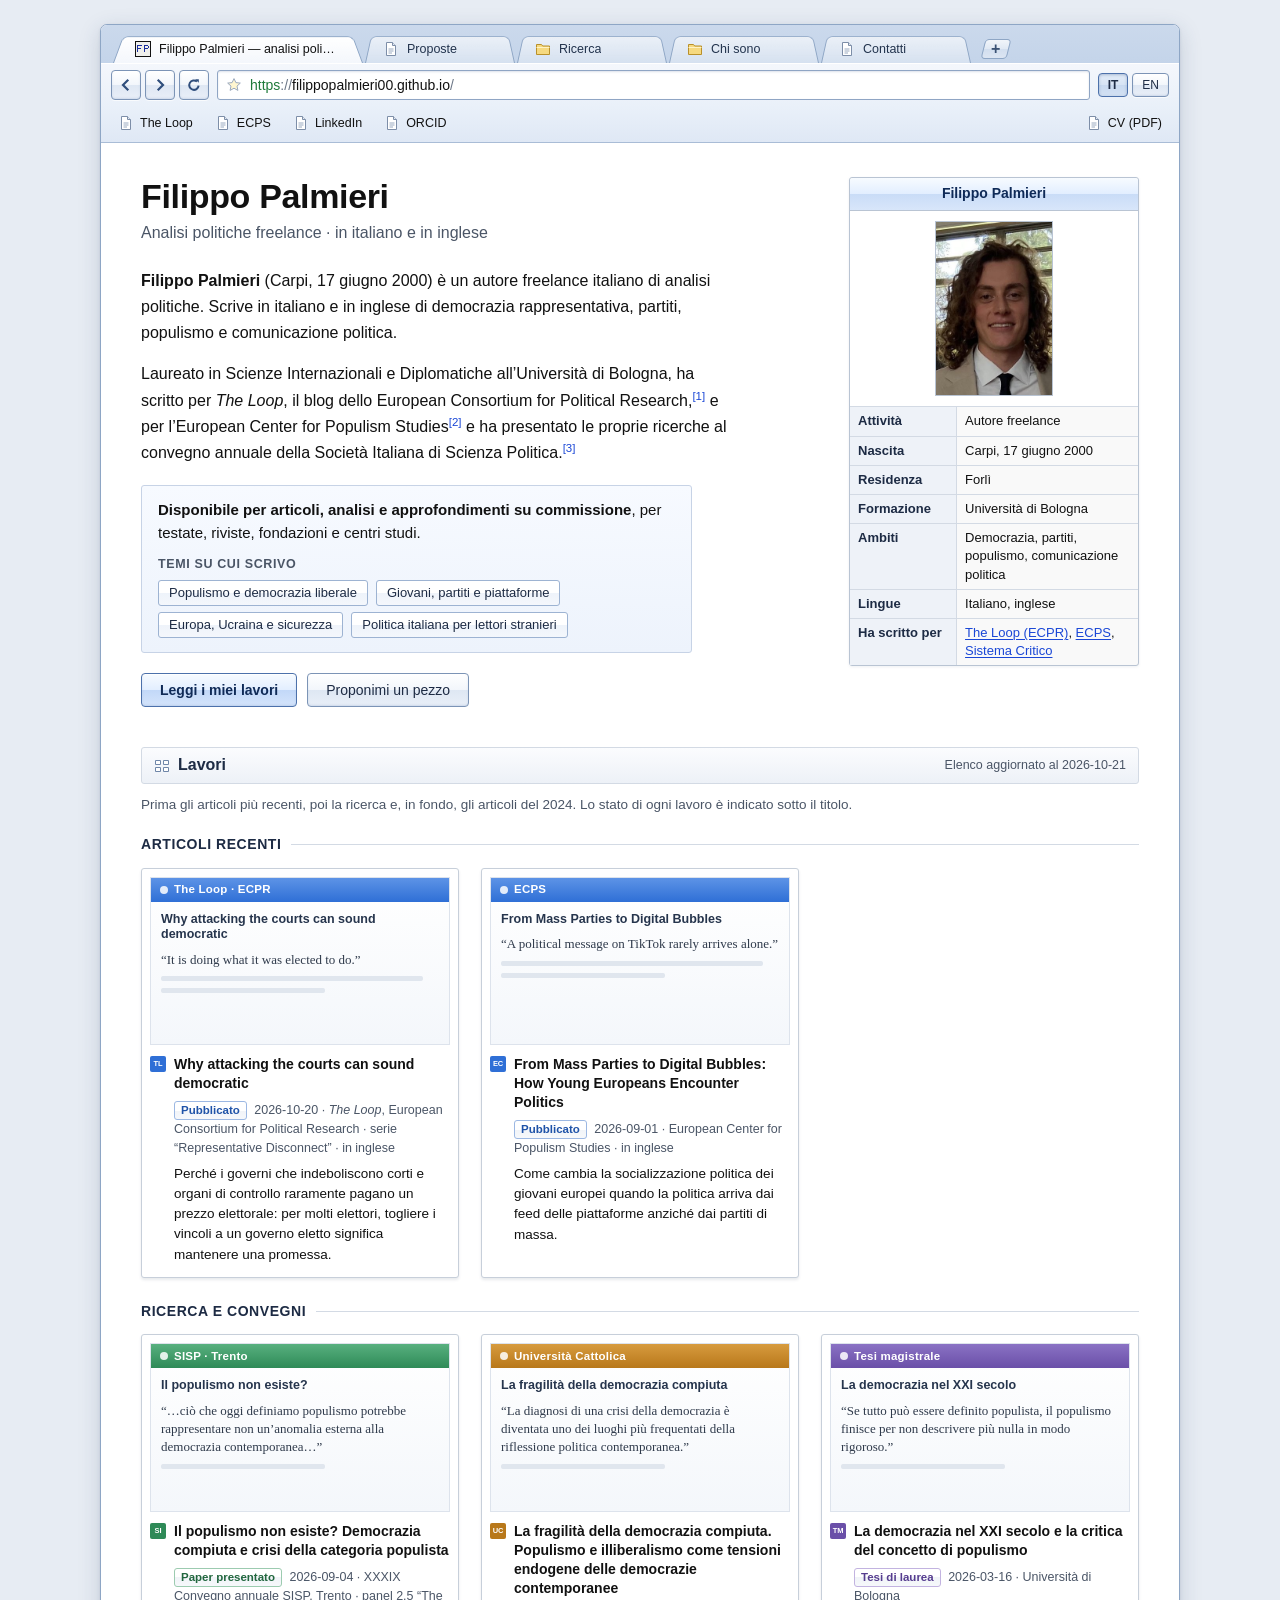
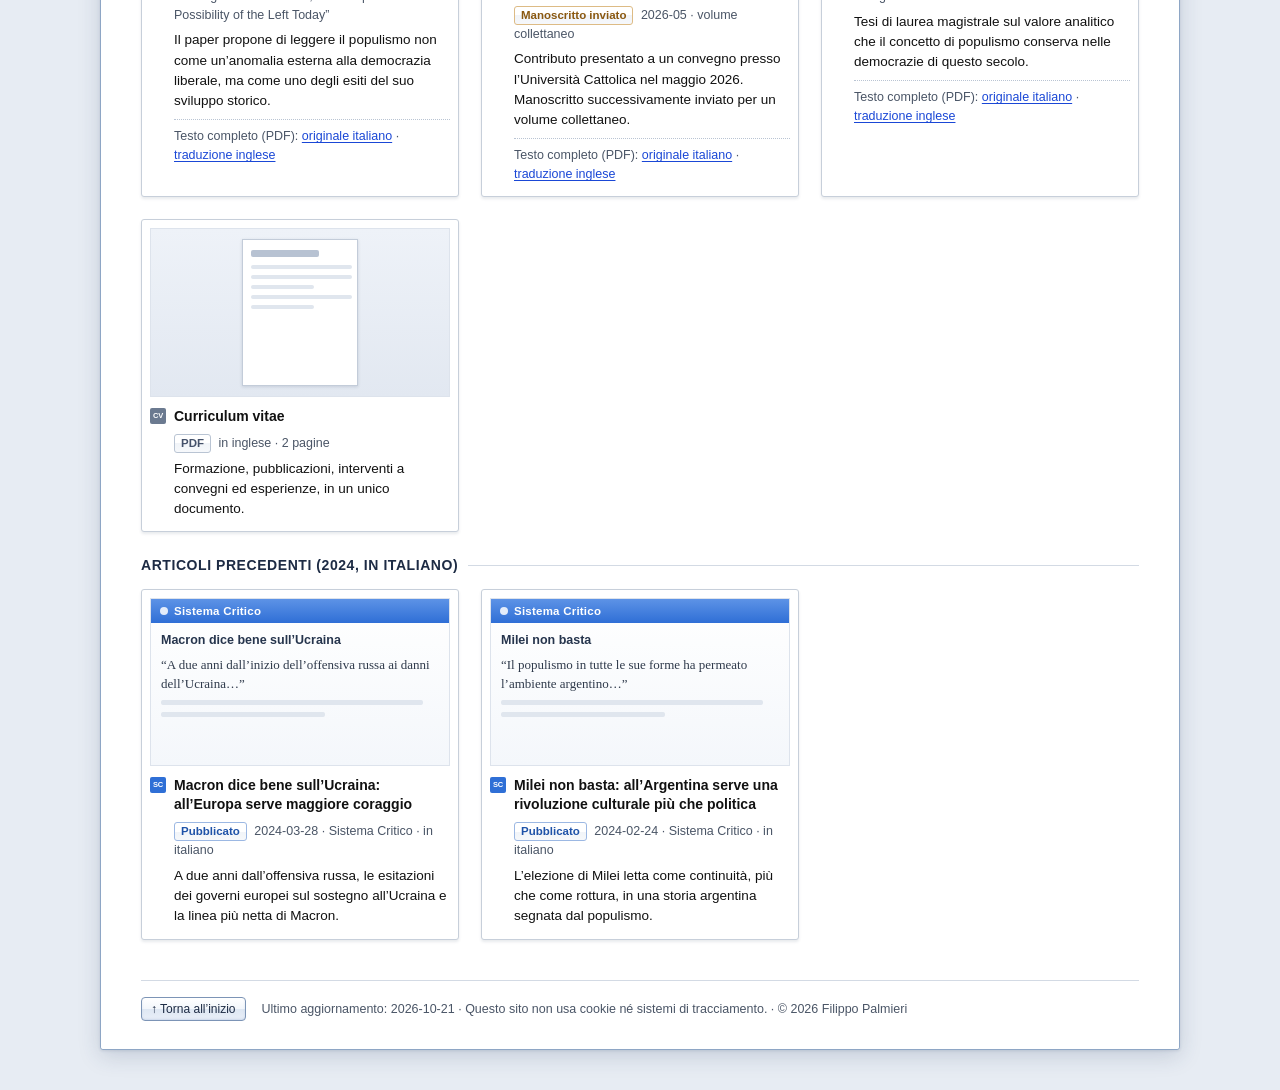
<file: index.html>
<!doctype html>
<html lang="it" class="no-js">
<head>
<meta charset="utf-8">
<meta name="viewport" content="width=device-width, initial-scale=1">
<title>Filippo Palmieri — analisi politiche freelance</title>
<meta name="description" content="Filippo Palmieri, autore freelance di analisi politiche in italiano e in inglese: democrazia rappresentativa, partiti, populismo e comunicazione politica. Articoli, ricerca e contatti per collaborazioni su commissione." data-en="Filippo Palmieri, freelance writer on politics in English and Italian: representative democracy, parties, populism and political communication. Articles, research and contact details for commissions.">
<meta name="author" content="Filippo Palmieri">
<meta name="color-scheme" content="light">
<meta property="og:type" content="website">
<meta property="og:title" content="Filippo Palmieri — analisi politiche freelance">
<meta property="og:description" content="Autore freelance di analisi politiche, in italiano e in inglese. Articoli, ricerca e collaborazioni su commissione.">
<meta property="og:locale" content="it_IT">
<meta property="og:locale:alternate" content="en_GB">
<meta property="og:url" content="https://filippopalmieri00.github.io/">
<meta property="og:image" content="https://filippopalmieri00.github.io/filippo-palmieri.jpg">
<meta property="og:image:width" content="295">
<meta property="og:image:height" content="442">
<meta property="og:image:alt" content="Filippo Palmieri">
<meta name="twitter:card" content="summary">
<link rel="alternate" hreflang="it" href="https://filippopalmieri00.github.io/">
<link rel="alternate" hreflang="en" href="https://filippopalmieri00.github.io/?lang=en">
<link rel="alternate" hreflang="x-default" href="https://filippopalmieri00.github.io/">
<link rel="icon" href="favicon.svg" type="image/svg+xml">
<link rel="stylesheet" href="style.css?v=7">
<script>
  /* Sceglie la lingua prima che la pagina compaia: l'indirizzo con ?lang=en apre la versione inglese. */
  (function () {
    var root = document.documentElement;
    root.className = "js";
    try {
      if (new URLSearchParams(window.location.search).get("lang") === "en") root.lang = "en-GB";
    } catch (e) {}
    /* Sul computer le sezioni si aprono come schede: lo decide subito, per evitare uno sfarfallio */
    try {
      if (window.matchMedia("(min-width: 761px)").matches) root.className += " tabbed";
    } catch (e) {}
  })();
</script>
<script src="main.js?v=7" defer></script>
</head>
<body>

<!--
  COME SI AGGIORNA QUESTO FILE (istruzioni complete in LEGGIMI.txt)
  - Ogni testo compare due volte: data-l="it" per l'italiano, data-l="en" per l'inglese.
  - Titoli, nomi, date e link si scrivono una volta sola.
  - Per aggiungere un lavoro copia un riquadro intero, da <li class="tile"> a </li>.
  - Dopo ogni modifica aggiorna la data in fondo alla pagina ("Ultimo aggiornamento");
    se hai aggiunto o cambiato un lavoro, aggiorna anche "Elenco aggiornato al" sopra la griglia.
-->

<a class="skip" href="#main"><span data-l="it">Vai al contenuto</span><span data-l="en">Skip to content</span></a>

<div class="desk" id="top">
<div class="window">

  <!-- ===================== FINESTRA DEL BROWSER (2008) ===================== -->
  <header class="chrome">

    <!--
      SCHEDE: ognuna apre una sezione, come le schede di un browser.
      Sul computer (con JavaScript) si vede una sezione alla volta; sul telefono
      e senza JavaScript si vede tutta la pagina e c'è solo la prima scheda.
    -->
    <nav class="tabstrip" aria-label="Pagine del sito" data-aria-it="Pagine del sito" data-aria-en="Site pages">
      <a class="tab tab-home tab-active" href="#home" data-tab="home">
        <img class="tab-icon" src="favicon.svg" width="16" height="16" alt="">
        <span class="tab-title"><span data-l="it">Filippo Palmieri — analisi politiche freelance</span><span data-l="en">Filippo Palmieri — freelance writer on politics</span></span>
      </a>
      <a class="tab tab-more" href="#topics" data-tab="topics">
        <svg class="ico tab-icon" viewBox="0 0 16 16" width="16" height="16" aria-hidden="true"><use href="#ico-page"/></svg>
        <span class="tab-title"><span data-l="it">Proposte</span><span data-l="en">Pitches</span></span>
      </a>
      <a class="tab tab-more" href="#research" data-tab="research">
        <svg class="ico tab-icon" viewBox="0 0 16 16" width="16" height="16" aria-hidden="true"><use href="#ico-folder"/></svg>
        <span class="tab-title"><span data-l="it">Ricerca</span><span data-l="en">Research</span></span>
      </a>
      <a class="tab tab-more" href="#about" data-tab="about">
        <svg class="ico tab-icon" viewBox="0 0 16 16" width="16" height="16" aria-hidden="true"><use href="#ico-folder"/></svg>
        <span class="tab-title"><span data-l="it">Chi sono</span><span data-l="en">About</span></span>
      </a>
      <a class="tab tab-more" href="#contact" data-tab="contact">
        <svg class="ico tab-icon" viewBox="0 0 16 16" width="16" height="16" aria-hidden="true"><use href="#ico-page"/></svg>
        <span class="tab-title"><span data-l="it">Contatti</span><span data-l="en">Contact</span></span>
      </a>
      <a class="newtab" href="./" target="_blank" rel="noopener" aria-label="Apri il sito in una nuova scheda" data-aria-it="Apri il sito in una nuova scheda" data-aria-en="Open the site in a new tab" title="Nuova scheda" data-title-it="Nuova scheda" data-title-en="New tab"><span aria-hidden="true">+</span></a>
    </nav>

    <div class="toolbar">
      <div class="nav-buttons needs-js">
        <button type="button" class="gel gel-round" data-action="back" aria-label="Indietro" data-aria-it="Indietro" data-aria-en="Back" title="Indietro" data-title-it="Indietro" data-title-en="Back">
          <svg viewBox="0 0 16 16" width="16" height="16" aria-hidden="true"><path d="M9.5 3.5 5 8l4.5 4.5" fill="none" stroke="currentColor" stroke-width="2.2" stroke-linecap="square"/></svg>
        </button>
        <button type="button" class="gel gel-round" data-action="forward" aria-label="Avanti" data-aria-it="Avanti" data-aria-en="Forward" title="Avanti" data-title-it="Avanti" data-title-en="Forward">
          <svg viewBox="0 0 16 16" width="16" height="16" aria-hidden="true"><path d="M6.5 3.5 11 8l-4.5 4.5" fill="none" stroke="currentColor" stroke-width="2.2" stroke-linecap="square"/></svg>
        </button>
        <button type="button" class="gel gel-round" data-action="reload" aria-label="Ricarica la pagina" data-aria-it="Ricarica la pagina" data-aria-en="Reload the page" title="Ricarica" data-title-it="Ricarica" data-title-en="Reload">
          <svg viewBox="0 0 16 16" width="16" height="16" aria-hidden="true"><path d="M12.6 8.6A4.7 4.7 0 1 1 11 4.6" fill="none" stroke="currentColor" stroke-width="2"/><path d="M9.2 2.2h3.6v3.6z" fill="currentColor"/></svg>
        </button>
      </div>

      <div class="omnibox" role="group" aria-label="Indirizzo del sito" data-aria-it="Indirizzo del sito" data-aria-en="Site address">
        <svg class="omni-star" viewBox="0 0 16 16" width="16" height="16" aria-hidden="true"><path d="M8 1.6l1.9 4 4.4.5-3.3 3 .9 4.3L8 11.2l-3.9 2.2.9-4.3-3.3-3 4.4-.5z" fill="#fff6d0" stroke="#9aa9bf" stroke-width="1"/></svg>
        <span class="url" id="url"><span class="url-scheme">https</span><span class="url-sep">://</span><span class="url-host">filippopalmieri00.github.io</span><span class="url-path" id="url-path">/</span></span>
      </div>

      <nav class="lang needs-js" aria-label="Lingua / Language">
        <a class="gel gel-small" href="?lang=it" hreflang="it" lang="it" data-setlang="it" aria-label="Italiano">IT</a>
        <a class="gel gel-small" href="?lang=en" hreflang="en" lang="en" data-setlang="en" aria-label="English">EN</a>
      </nav>
    </div>

    <!--
      PREFERITI: sul computer portano ai tuoi lavori e profili fuori dal sito;
      sul telefono, dove le schede non ci sono, portano alle sezioni della pagina.
    -->
    <nav class="bookmarks" aria-label="Preferiti" data-aria-it="Preferiti" data-aria-en="Bookmarks">
      <ul class="bm-links">
        <li><a href="https://theloop.ecpr.eu/why-attacking-the-courts-can-sound-democratic/" hreflang="en"><svg class="ico" viewBox="0 0 16 16" width="16" height="16" aria-hidden="true"><use href="#ico-page"/></svg>The Loop</a></li>
        <li><a href="https://www.populismstudies.org/from-mass-parties-to-digital-bubbles-how-young-europeans-encounter-politics/" hreflang="en"><svg class="ico" viewBox="0 0 16 16" width="16" height="16" aria-hidden="true"><use href="#ico-page"/></svg>ECPS</a></li>
        <li><a href="https://www.linkedin.com/in/filippo-palmieri-10010832b/"><svg class="ico" viewBox="0 0 16 16" width="16" height="16" aria-hidden="true"><use href="#ico-page"/></svg>LinkedIn</a></li>
        <li><a href="https://orcid.org/0009-0000-1332-5478"><svg class="ico" viewBox="0 0 16 16" width="16" height="16" aria-hidden="true"><use href="#ico-page"/></svg>ORCID</a></li>
        <li class="bm-right"><a href="Filippo_Palmieri_CV.pdf" type="application/pdf"><svg class="ico" viewBox="0 0 16 16" width="16" height="16" aria-hidden="true"><use href="#ico-page"/></svg>CV (PDF)</a></li>
      </ul>
      <ul class="bm-sections">
        <li><a href="#works"><svg class="ico" viewBox="0 0 16 16" width="16" height="16" aria-hidden="true"><use href="#ico-folder"/></svg><span data-l="it">Lavori</span><span data-l="en">Work</span></a></li>
        <li><a href="#topics"><svg class="ico" viewBox="0 0 16 16" width="16" height="16" aria-hidden="true"><use href="#ico-page"/></svg><span data-l="it">Proposte</span><span data-l="en">Pitches</span></a></li>
        <li><a href="#research"><svg class="ico" viewBox="0 0 16 16" width="16" height="16" aria-hidden="true"><use href="#ico-folder"/></svg><span data-l="it">Ricerca</span><span data-l="en">Research</span></a></li>
        <li><a href="#about"><svg class="ico" viewBox="0 0 16 16" width="16" height="16" aria-hidden="true"><use href="#ico-folder"/></svg><span data-l="it">Chi sono</span><span data-l="en">About</span></a></li>
        <li><a href="#contact"><svg class="ico" viewBox="0 0 16 16" width="16" height="16" aria-hidden="true"><use href="#ico-page"/></svg><span data-l="it">Contatti</span><span data-l="en">Contact</span></a></li>
        <li class="bm-right"><a href="Filippo_Palmieri_CV.pdf" type="application/pdf"><svg class="ico" viewBox="0 0 16 16" width="16" height="16" aria-hidden="true"><use href="#ico-page"/></svg>CV (PDF)</a></li>
      </ul>
    </nav>

  </header>

  <!-- ===================== CONTENUTO DELLA PAGINA ===================== -->
  <main id="main" class="page" tabindex="-1">

    <!-- Prima scheda: apertura + griglia dei lavori -->
    <div id="home" class="view is-current" data-panel data-doc-it="Filippo Palmieri — analisi politiche freelance" data-doc-en="Filippo Palmieri — freelance writer on politics">

    <!-- ===================== APERTURA (voce in stile enciclopedia) ===================== -->
    <section class="intro" aria-labelledby="name">
      <div class="lead-text">
        <h1 id="name">Filippo Palmieri</h1>
        <p class="subtitle"><span data-l="it">Analisi politiche freelance · in italiano e in inglese</span><span data-l="en">Freelance writing on politics · in English and Italian</span></p>

        <p class="lead" data-l="it"><b>Filippo Palmieri</b> (Carpi, 17 giugno 2000) è un autore freelance italiano di analisi politiche. Scrive in italiano e in inglese di democrazia rappresentativa, partiti, populismo e comunicazione politica.</p>
        <p class="lead" data-l="en"><b>Filippo Palmieri</b> (born 17 June 2000 in Carpi) is an Italian freelance writer on politics. He writes in English and Italian on representative democracy, political parties, populism and political communication.</p>

        <p class="lead" data-l="it">Laureato in Scienze Internazionali e Diplomatiche all’Università di Bologna, ha scritto per <i lang="en">The Loop</i>, il blog dello European Consortium for Political Research,<sup class="ref"><a href="#w-loop">[1]</a></sup> e per l’European Center for Populism Studies<sup class="ref"><a href="#w-ecps">[2]</a></sup> e ha presentato le proprie ricerche al convegno annuale della Società Italiana di Scienza Politica.<sup class="ref"><a href="#r-sisp">[3]</a></sup></p>
        <p class="lead" data-l="en">A graduate in International Relations and Diplomatic Affairs from the University of Bologna, he has written for <i>The Loop</i>, the blog of the European Consortium for Political Research,<sup class="ref"><a href="#w-loop">[1]</a></sup> and for the European Center for Populism Studies,<sup class="ref"><a href="#w-ecps">[2]</a></sup> and has presented his research at the annual conference of the Italian Political Science Association.<sup class="ref"><a href="#r-sisp">[3]</a></sup></p>

        <!-- DISPONIBILITÀ: la cosa che un redattore deve capire subito -->
        <div class="avail">
          <p class="avail-text" data-l="it"><b>Disponibile per articoli, analisi e approfondimenti su commissione</b>, per testate, riviste, fondazioni e centri studi.</p>
          <p class="avail-text" data-l="en"><b>Available for commissioned articles, analysis and longer pieces</b> for newspapers, magazines, foundations and think tanks.</p>
          <p class="avail-label" id="avail-topics"><span data-l="it">Temi su cui scrivo</span><span data-l="en">What I write about</span></p>
          <ul class="avail-topics" aria-labelledby="avail-topics">
            <li><a href="#topics"><span data-l="it">Populismo e democrazia liberale</span><span data-l="en">Populism and liberal democracy</span></a></li>
            <li><a href="#topics"><span data-l="it">Giovani, partiti e piattaforme</span><span data-l="en">Young people, parties and platforms</span></a></li>
            <li><a href="#topics"><span data-l="it">Europa, Ucraina e sicurezza</span><span data-l="en">Europe, Ukraine and security</span></a></li>
            <li><a href="#topics"><span data-l="it">Politica italiana per lettori stranieri</span><span data-l="en">Italian politics for international readers</span></a></li>
          </ul>
        </div>

        <p class="cta">
          <a class="gel gel-primary" href="#works"><span data-l="it">Leggi i miei lavori</span><span data-l="en">Read my work</span></a>
          <a class="gel" href="mailto:filippo.palmieri3@studio.unibo.it?subject=Proposta%20di%20collaborazione" data-l="it">Proponimi un pezzo</a>
          <a class="gel" href="mailto:filippo.palmieri3@studio.unibo.it?subject=Commission%20enquiry" data-l="en">Commission a piece</a>
        </p>
      </div>

      <!-- SCHEDA E FOTO: per cambiare la foto vedi LEGGIMI.txt, punto 4 -->
      <aside class="infobox" aria-label="Scheda" data-aria-it="Scheda" data-aria-en="Profile box">
        <p class="ib-title">Filippo Palmieri</p>
        <div class="ib-photo"><img src="filippo-palmieri.jpg?v=3" width="295" height="442" alt="Ritratto di Filippo Palmieri" data-alt-it="Ritratto di Filippo Palmieri" data-alt-en="Portrait of Filippo Palmieri"></div>
        <table>
          <tr><th scope="row"><span data-l="it">Attività</span><span data-l="en">Work</span></th><td><span data-l="it">Autore freelance</span><span data-l="en">Freelance writer</span></td></tr>
          <tr><th scope="row"><span data-l="it">Nascita</span><span data-l="en">Born</span></th><td><span data-l="it">Carpi, 17 giugno 2000</span><span data-l="en">17 June 2000, Carpi</span></td></tr>
          <tr><th scope="row"><span data-l="it">Residenza</span><span data-l="en">Residence</span></th><td>Forlì</td></tr>
          <tr><th scope="row"><span data-l="it">Formazione</span><span data-l="en">Alma mater</span></th><td><span data-l="it">Università di Bologna</span><span data-l="en">University of Bologna</span></td></tr>
          <tr><th scope="row"><span data-l="it">Ambiti</span><span data-l="en">Fields</span></th><td><span data-l="it">Democrazia, partiti, populismo, comunicazione politica</span><span data-l="en">Democracy, parties, populism, political communication</span></td></tr>
          <tr><th scope="row"><span data-l="it">Lingue</span><span data-l="en">Languages</span></th><td><span data-l="it">Italiano, inglese</span><span data-l="en">Italian, English</span></td></tr>
          <tr><th scope="row"><span data-l="it">Ha scritto per</span><span data-l="en">Written for</span></th><td><a href="#w-loop">The Loop (ECPR)</a>, <a href="#w-ecps">ECPS</a>, <a href="#w-sc">Sistema Critico</a></td></tr>
        </table>
      </aside>
    </section>

    <!-- ===================== LAVORI: GRIGLIA "PIÙ VISITATI" ===================== -->
    <section id="works" aria-labelledby="h-works">
      <div class="ntp-head ntp-bar">
        <h2 id="h-works"><svg class="ico" viewBox="0 0 16 16" width="16" height="16" aria-hidden="true"><use href="#ico-grid"/></svg><span data-l="it">Lavori</span><span data-l="en">Work</span></h2>
        <!-- Quando aggiungi o cambi un lavoro, aggiorna questa data e quella in fondo alla pagina -->
        <p class="ntp-date"><span data-l="it">Elenco aggiornato al</span><span data-l="en">List updated</span> <time datetime="2026-10-21">2026-10-21</time></p>
      </div>
      <p class="note"><span data-l="it">Prima gli articoli più recenti, poi la ricerca e, in fondo, gli articoli del 2024. Lo stato di ogni lavoro è indicato sotto il titolo.</span><span data-l="en">Recent articles first, then research and, at the end, earlier articles from 2024. The status of each item is shown under its title.</span></p>

      <!--
        Due griglie: prima gli ARTICOLI pubblicati, poi RICERCA E CONVEGNI (paper, manoscritti, tesi) e il CV.
        Stati possibili: Pubblicato / Paper presentato / Manoscritto inviato / In corso di pubblicazione
        (quest'ultimo solo con conferma scritta dell'editore).
        Se un lavoro non ha un link, usa <div class="tile-link"> al posto di <a class="tile-link" href="...">
        e aggiungi la classe tile-static al <li>.
      -->
      <h3 class="works-sub" id="h-articles"><span data-l="it">Articoli recenti</span><span data-l="en">Recent articles</span></h3>
      <ul class="tiles" aria-labelledby="h-articles">

        <li class="tile" id="w-loop">
          <a class="tile-link" href="https://theloop.ecpr.eu/why-attacking-the-courts-can-sound-democratic/" hreflang="en">
            <span class="thumb thumb-pub" aria-hidden="true"><span class="th-bar"><span class="th-dot"></span>The Loop · ECPR</span><span class="th-t">Why attacking the courts can sound democratic</span><span class="th-x" lang="en">“It is doing what it was elected to do.”</span><span class="th-l"></span><span class="th-l th-s"></span></span>
            <span class="tile-title"><span class="fav fav-pub" aria-hidden="true">TL</span><span lang="en">Why attacking the courts can sound democratic</span></span>
          </a>
          <p class="tile-meta"><span class="chip chip-pub"><span data-l="it">Pubblicato</span><span data-l="en">Published</span></span> <time datetime="2026-10-20">2026-10-20</time> · <i lang="en">The Loop</i>, European Consortium for Political Research · <span data-l="it">serie “<span lang="en">Representative Disconnect</span>” · in inglese</span><span data-l="en">‘Representative Disconnect’ series · in English</span></p>
          <p class="tile-desc" data-l="it">Perché i governi che indeboliscono corti e organi di controllo raramente pagano un prezzo elettorale: per molti elettori, togliere i vincoli a un governo eletto significa mantenere una promessa.</p>
          <p class="tile-desc" data-l="en">Why governments that weaken courts and watchdogs rarely pay an electoral price: for many voters, freeing an elected government from its constraints counts as a mandate fulfilled.</p>
        </li>

        <li class="tile" id="w-ecps">
          <a class="tile-link" href="https://www.populismstudies.org/from-mass-parties-to-digital-bubbles-how-young-europeans-encounter-politics/" hreflang="en">
            <span class="thumb thumb-pub" aria-hidden="true"><span class="th-bar"><span class="th-dot"></span>ECPS</span><span class="th-t">From Mass Parties to Digital Bubbles</span><span class="th-x" lang="en">“A political message on TikTok rarely arrives alone.”</span><span class="th-l"></span><span class="th-l th-s"></span></span>
            <span class="tile-title"><span class="fav fav-pub" aria-hidden="true">EC</span><span lang="en">From Mass Parties to Digital Bubbles: How Young Europeans Encounter Politics</span></span>
          </a>
          <p class="tile-meta"><span class="chip chip-pub"><span data-l="it">Pubblicato</span><span data-l="en">Published</span></span> <time datetime="2026-09-01">2026-09-01</time> · European Center for Populism Studies · <span data-l="it">in inglese</span><span data-l="en">in English</span></p>
          <p class="tile-desc" data-l="it">Come cambia la socializzazione politica dei giovani europei quando la politica arriva dai feed delle piattaforme anziché dai partiti di massa.</p>
          <p class="tile-desc" data-l="en">How young Europeans’ political socialisation changes when politics arrives through platform feeds rather than mass parties.</p>
        </li>

      </ul>

      <h3 class="works-sub" id="h-research-works"><span data-l="it">Ricerca e convegni</span><span data-l="en">Research and conferences</span></h3>
      <ul class="tiles" aria-labelledby="h-research-works">

        <li class="tile tile-static" id="r-sisp">
          <div class="tile-link">
            <span class="thumb thumb-talk" aria-hidden="true"><span class="th-bar"><span class="th-dot"></span>SISP · Trento</span><span class="th-t">Il populismo non esiste?</span><span class="th-x" lang="it">“…ciò che oggi definiamo populismo potrebbe rappresentare non un’anomalia esterna alla democrazia contemporanea…”</span><span class="th-l th-s"></span></span>
            <span class="tile-title"><span class="fav fav-talk" aria-hidden="true">SI</span><span lang="it">Il populismo non esiste? Democrazia compiuta e crisi della categoria populista</span></span>
          </div>
          <p class="tile-meta"><span class="chip chip-talk"><span data-l="it">Paper presentato</span><span data-l="en">Conference paper</span></span> <time datetime="2026-09-04">2026-09-04</time> · <span data-l="it">XXXIX Convegno annuale SISP, Trento · panel 2.5 “<span lang="en">The Possibility of the Left Today</span>”</span><span data-l="en">39th Annual Conference of the Italian Political Science Association, Trento · panel 2.5, ‘The Possibility of the Left Today’</span></p>
          <p class="tile-desc" data-l="it">Il paper propone di leggere il populismo non come un’anomalia esterna alla democrazia liberale, ma come uno degli esiti del suo sviluppo storico.</p>
          <p class="tile-desc" data-l="en">The paper reads populism not as an anomaly external to liberal democracy but as one outcome of its historical development.</p>
          <p class="tile-files"><span data-l="it">Testo completo (PDF):</span><span data-l="en">Full text (PDF):</span> <a href="Palmieri_Il_populismo_non_esiste_SISP2026.pdf" type="application/pdf" hreflang="it"><span data-l="it">originale italiano</span><span data-l="en">Italian original</span></a> · <a href="Palmieri_Does_Populism_Not_Exist_SISP2026.pdf" type="application/pdf" hreflang="en"><span data-l="it">traduzione inglese</span><span data-l="en">English translation</span></a></p>
        </li>

        <li class="tile tile-static" id="r-catt">
          <div class="tile-link">
            <span class="thumb thumb-ms" aria-hidden="true"><span class="th-bar"><span class="th-dot"></span>Università Cattolica</span><span class="th-t">La fragilità della democrazia compiuta</span><span class="th-x" lang="it">“La diagnosi di una crisi della democrazia è diventata uno dei luoghi più frequentati della riflessione politica contemporanea.”</span><span class="th-l th-s"></span></span>
            <span class="tile-title"><span class="fav fav-ms" aria-hidden="true">UC</span><span lang="it">La fragilità della democrazia compiuta. Populismo e illiberalismo come tensioni endogene delle democrazie contemporanee</span></span>
          </div>
          <p class="tile-meta"><span class="chip chip-ms"><span data-l="it">Manoscritto inviato</span><span data-l="en">Manuscript submitted</span></span> <time datetime="2026-05">2026-05</time> · <span data-l="it">volume collettaneo</span><span data-l="en">edited volume</span></p>
          <p class="tile-desc" data-l="it">Contributo presentato a un convegno presso l’Università Cattolica nel maggio 2026. Manoscritto successivamente inviato per un volume collettaneo.</p>
          <p class="tile-desc" data-l="en">Paper presented at a conference at the Università Cattolica in May 2026. The manuscript was subsequently submitted for an edited volume.</p>
          <p class="tile-files"><span data-l="it">Testo completo (PDF):</span><span data-l="en">Full text (PDF):</span> <a href="Palmieri_La_fragilita_della_democrazia_compiuta.pdf" type="application/pdf" hreflang="it"><span data-l="it">originale italiano</span><span data-l="en">Italian original</span></a> · <a href="Palmieri_The_Fragility_of_Realised_Democracy.pdf" type="application/pdf" hreflang="en"><span data-l="it">traduzione inglese</span><span data-l="en">English translation</span></a></p>
        </li>

        <li class="tile tile-static" id="r-tesi">
          <div class="tile-link">
            <span class="thumb thumb-thesis" aria-hidden="true"><span class="th-bar"><span class="th-dot"></span><span data-l="it">Tesi magistrale</span><span data-l="en">Master’s thesis</span></span><span class="th-t">La democrazia nel XXI secolo</span><span class="th-x" lang="it">“Se tutto può essere definito populista, il populismo finisce per non descrivere più nulla in modo rigoroso.”</span><span class="th-l th-s"></span></span>
            <span class="tile-title"><span class="fav fav-thesis" aria-hidden="true">TM</span><span lang="it">La democrazia nel XXI secolo e la critica del concetto di populismo</span></span>
          </div>
          <p class="tile-meta"><span class="chip chip-thesis"><span data-l="it">Tesi di laurea</span><span data-l="en">Master’s thesis</span></span> <time datetime="2026-03-16">2026-03-16</time> · <span data-l="it">Università di Bologna</span><span data-l="en">University of Bologna</span></p>
          <p class="tile-desc" data-l="it">Tesi di laurea magistrale sul valore analitico che il concetto di populismo conserva nelle democrazie di questo secolo.</p>
          <p class="tile-desc" data-l="en">Master’s thesis on how much analytical value the concept of populism still has for today’s democracies.</p>
          <p class="tile-files"><span data-l="it">Testo completo (PDF):</span><span data-l="en">Full text (PDF):</span> <a href="Palmieri_Tesi_La_democrazia_nel_XXI_secolo.pdf" type="application/pdf" hreflang="it"><span data-l="it">originale italiano</span><span data-l="en">Italian original</span></a> · <a href="Palmieri_Thesis_Democracy_in_the_21st_Century.pdf" type="application/pdf" hreflang="en"><span data-l="it">traduzione inglese</span><span data-l="en">English translation</span></a></p>
        </li>

        <li class="tile" id="t-cv">
          <a class="tile-link" href="Filippo_Palmieri_CV.pdf" type="application/pdf">
            <span class="thumb thumb-cv" aria-hidden="true"><span class="th-page"><span class="th-h"></span><span class="th-l"></span><span class="th-l"></span><span class="th-l th-s"></span><span class="th-l"></span><span class="th-l th-s"></span></span></span>
            <span class="tile-title"><span class="fav fav-cv" aria-hidden="true">CV</span><span>Curriculum vitae</span></span>
          </a>
          <p class="tile-meta"><span class="chip chip-cv">PDF</span> <span data-l="it">in inglese · 2 pagine</span><span data-l="en">in English · 2 pages</span></p>
          <p class="tile-desc" data-l="it">Formazione, pubblicazioni, interventi a convegni ed esperienze, in un unico documento.</p>
          <p class="tile-desc" data-l="en">Education, publications, conference papers and experience in a single document.</p>
        </li>

      </ul>

      <!-- Articoli precedenti: in fondo alla griglia, per lasciare in evidenza quelli recenti -->
      <h3 class="works-sub" id="h-earlier"><span data-l="it">Articoli precedenti (2024, in italiano)</span><span data-l="en">Earlier articles (2024, in Italian)</span></h3>
      <ul class="tiles" aria-labelledby="h-earlier">
        <li class="tile" id="w-sc">
          <a class="tile-link" href="https://www.sistemacritico.it/macron-dice-bene-sullucraina-alleuropa-serve-maggiore-coraggio/" hreflang="it">
            <span class="thumb thumb-pub" aria-hidden="true"><span class="th-bar"><span class="th-dot"></span>Sistema Critico</span><span class="th-t">Macron dice bene sull’Ucraina</span><span class="th-x" lang="it">“A due anni dall’inizio dell’offensiva russa ai danni dell’Ucraina…”</span><span class="th-l"></span><span class="th-l th-s"></span></span>
            <span class="tile-title"><span class="fav fav-pub" aria-hidden="true">SC</span><span lang="it">Macron dice bene sull’Ucraina: all’Europa serve maggiore coraggio</span></span>
          </a>
          <p class="tile-meta"><span class="chip chip-pub"><span data-l="it">Pubblicato</span><span data-l="en">Published</span></span> <time datetime="2024-03-28">2024-03-28</time> · Sistema Critico · <span data-l="it">in italiano</span><span data-l="en">in Italian</span></p>
          <p class="tile-desc" data-l="it">A due anni dall’offensiva russa, le esitazioni dei governi europei sul sostegno all’Ucraina e la linea più netta di Macron.</p>
          <p class="tile-desc" data-l="en">Two years into Russia’s offensive: European governments’ hesitation over Ukraine and Macron’s firmer line.</p>
        </li>

        <li class="tile" id="w-sc2">
          <a class="tile-link" href="https://www.sistemacritico.it/milei-non-basta-allargentina-serve-una-rivoluzione-culturale/" hreflang="it">
            <span class="thumb thumb-pub" aria-hidden="true"><span class="th-bar"><span class="th-dot"></span>Sistema Critico</span><span class="th-t">Milei non basta</span><span class="th-x" lang="it">“Il populismo in tutte le sue forme ha permeato l’ambiente argentino…”</span><span class="th-l"></span><span class="th-l th-s"></span></span>
            <span class="tile-title"><span class="fav fav-pub" aria-hidden="true">SC</span><span lang="it">Milei non basta: all’Argentina serve una rivoluzione culturale più che politica</span></span>
          </a>
          <p class="tile-meta"><span class="chip chip-pub"><span data-l="it">Pubblicato</span><span data-l="en">Published</span></span> <time datetime="2024-02-24">2024-02-24</time> · Sistema Critico · <span data-l="it">in italiano</span><span data-l="en">in Italian</span></p>
          <p class="tile-desc" data-l="it">L’elezione di Milei letta come continuità, più che come rottura, in una storia argentina segnata dal populismo.</p>
          <p class="tile-desc" data-l="en">Milei’s election read as continuity rather than a break in an Argentine history shaped by populism.</p>
        </li>

      </ul>
    </section>

    </div>

    <!-- ===================== COSA POSSO SCRIVERE ===================== -->
    <!--
      Ogni tema ha: titolo, una frase sul taglio, e il lavoro su cui si basa.
      Aggiungi un tema copiando un blocco intero, da <li class="topic"> a </li>.
    -->
    <section id="topics" class="view" data-panel aria-labelledby="h-topics" data-doc-it="Proposte | Filippo Palmieri" data-doc-en="Pitches | Filippo Palmieri">
      <h2 id="h-topics" class="ntp-head"><svg class="ico" viewBox="0 0 16 16" width="16" height="16" aria-hidden="true"><use href="#ico-page"/></svg><span data-l="it">Cosa posso scrivere</span><span data-l="en">What I can write about</span></h2>
      <p class="note"><span data-l="it">Temi su cui posso proporre articoli, analisi e approfondimenti, in italiano o in inglese.</span><span data-l="en">Subjects I can pitch articles, analysis and longer pieces on, in Italian or English.</span></p>

      <ul class="topics">
        <li class="topic">
          <h3 class="topic-title"><svg class="ico" viewBox="0 0 16 16" width="16" height="16" aria-hidden="true"><use href="#ico-folder"/></svg><span data-l="it">Populismo e democrazia liberale</span><span data-l="en">Populism and liberal democracy</span></h3>
          <p data-l="it">Perché l’etichetta di populismo spiega meno di quanto sembra, e che cosa dice invece sul modo in cui funzionano le democrazie liberali.</p>
          <p data-l="en">Why the populist label explains less than it seems to, and what it reveals about how liberal democracies actually work.</p>
          <p class="topic-base"><span data-l="it">Si basa su:</span><span data-l="en">Builds on:</span> <a href="#w-loop"><span data-l="it">articolo per <i lang="en">The Loop</i></span><span data-l="en"><i>The Loop</i> article</span></a>, <a href="#r-sisp"><span data-l="it">paper SISP</span><span data-l="en">SISP paper</span></a>, <a href="#r-catt"><span data-l="it">contributo Cattolica</span><span data-l="en">Cattolica paper</span></a>, <a href="#w-sc2"><span data-l="it">articolo su Milei</span><span data-l="en">article on Milei</span></a>, <a href="#r-tesi"><span data-l="it">tesi magistrale</span><span data-l="en">master’s thesis</span></a></p>
        </li>
        <li class="topic">
          <h3 class="topic-title"><svg class="ico" viewBox="0 0 16 16" width="16" height="16" aria-hidden="true"><use href="#ico-folder"/></svg><span data-l="it">Giovani, partiti e piattaforme</span><span data-l="en">Young people, parties and platforms</span></h3>
          <p data-l="it">Come i giovani incontrano la politica ora che i partiti di massa non fanno più da tramite, e che cosa cambia per la partecipazione.</p>
          <p data-l="en">How young people encounter politics now that mass parties no longer act as the go-between, and what that means for participation.</p>
          <p class="topic-base"><span data-l="it">Si basa su:</span><span data-l="en">Builds on:</span> <a href="#w-ecps"><span data-l="it">articolo per l’ECPS</span><span data-l="en">ECPS article</span></a></p>
        </li>
        <li class="topic">
          <h3 class="topic-title"><svg class="ico" viewBox="0 0 16 16" width="16" height="16" aria-hidden="true"><use href="#ico-folder"/></svg><span data-l="it">Europa, Ucraina e sicurezza</span><span data-l="en">Europe, Ukraine and security</span></h3>
          <p data-l="it">Le scelte dei governi europei su Ucraina, difesa e politica estera, lette con gli strumenti della scienza politica.</p>
          <p data-l="en">European governments’ choices on Ukraine, defence and foreign policy, read through the lens of political science.</p>
          <p class="topic-base"><span data-l="it">Si basa su:</span><span data-l="en">Builds on:</span> <a href="#w-sc"><span data-l="it">articolo su Macron e l’Ucraina</span><span data-l="en">article on Macron and Ukraine</span></a>, <a href="#about"><span data-l="it">curriculum in Politica e Sicurezza Internazionale</span><span data-l="en">International Politics and Security track</span></a></p>
        </li>
        <li class="topic">
          <h3 class="topic-title"><svg class="ico" viewBox="0 0 16 16" width="16" height="16" aria-hidden="true"><use href="#ico-folder"/></svg><span data-l="it">Politica italiana per lettori stranieri</span><span data-l="en">Italian politics for international readers</span></h3>
          <p data-l="it">Partiti, governo e riforme istituzionali raccontati in inglese, con il contesto che serve a chi segue l’Italia dall’estero.</p>
          <p data-l="en">Parties, government and institutional reform explained in English, with the context readers outside Italy need.</p>
        </li>
      </ul>

      <p class="cta"><a class="gel gel-primary" href="mailto:filippo.palmieri3@studio.unibo.it?subject=Proposta%20di%20collaborazione" data-l="it">Scrivimi per un pezzo</a><a class="gel gel-primary" href="mailto:filippo.palmieri3@studio.unibo.it?subject=Commission%20enquiry" data-l="en">Email me about a piece</a></p>
    </section>

    <!-- ===================== RICERCA ===================== -->
    <section id="research" class="view" data-panel aria-labelledby="h-research" data-doc-it="Ricerca | Filippo Palmieri" data-doc-en="Research | Filippo Palmieri">
      <h2 id="h-research" class="ntp-head"><svg class="ico" viewBox="0 0 16 16" width="16" height="16" aria-hidden="true"><use href="#ico-folder"/></svg><span data-l="it">Ricerca</span><span data-l="en">Research</span></h2>

      <p class="text" data-l="it">Mi chiedo che cosa succede alla democrazia rappresentativa quando si indeboliscono i soggetti che per decenni hanno collegato cittadini e istituzioni, come partiti, giornali e associazioni. Lavoro su questa domanda in quattro direzioni:</p>
      <p class="text" data-l="en">I am interested in what happens to representative democracy when the organisations that long connected citizens and institutions, such as parties, newspapers and associations, lose their hold. I approach that question through four themes:</p>

      <ol class="themes" data-l="it">
        <li>la trasformazione dei partiti e della mediazione politica;</li>
        <li>il populismo, e i limiti di questa categoria quando la si usa per descrivere le democrazie di oggi;</li>
        <li>il rapporto, spesso dato per scontato, tra democrazia e liberalismo;</li>
        <li>la comunicazione politica sulle piattaforme digitali.</li>
      </ol>
      <ol class="themes" data-l="en">
        <li>how parties and political mediation are changing;</li>
        <li>populism, and the limits of the term when it is used to describe today’s democracies;</li>
        <li>the often taken-for-granted relationship between democracy and liberalism;</li>
        <li>political communication on digital platforms.</li>
      </ol>
    </section>

    <!-- ===================== CHI SONO ===================== -->
    <section id="about" class="view" data-panel aria-labelledby="h-about" data-doc-it="Chi sono | Filippo Palmieri" data-doc-en="About | Filippo Palmieri">
      <h2 id="h-about" class="ntp-head"><svg class="ico" viewBox="0 0 16 16" width="16" height="16" aria-hidden="true"><use href="#ico-folder"/></svg><span data-l="it">Chi sono</span><span data-l="en">About</span></h2>

      <div class="about-cols">
        <div class="about-text">
          <div data-l="it">
            <p>Vengo da Carpi, in provincia di Modena, e vivo a Forlì. Mi sono formato all’Università di Bologna, al Campus di Forlì. La tesi magistrale riguardava il valore analitico che il concetto di populismo conserva nelle democrazie di questo secolo, e molti dei temi di cui mi occupo oggi vengono da quel lavoro.</p>
            <p>Scrivo commenti e analisi su democrazia, partiti e comunicazione politica e presento le mie ricerche ai convegni di scienza politica. Ho collaborato come freelance con <a href="https://www.sistemacritico.it/author/f-palmieri/" hreflang="it">Sistema Critico</a>.</p>
          </div>
          <div data-l="en">
            <p>I come from Carpi, in the province of Modena, and live in Forlì. I studied International Relations and Diplomatic Affairs at the University of Bologna’s Forlì campus. My master’s thesis looked at how much analytical value the concept of populism still has for today’s democracies, and many of the questions I work on now grew out of it.</p>
            <p>I write commentary and analysis on democracy, parties and political communication, and present my research at political science conferences. I have also written for <a href="https://www.sistemacritico.it/author/f-palmieri/" hreflang="it">Sistema Critico</a> as a freelance contributor.</p>
          </div>
          <!-- CV: per cambiarlo vedi LEGGIMI.txt, punto 5 -->
          <p class="cv"><a class="gel" href="Filippo_Palmieri_CV.pdf" type="application/pdf"><svg class="ico" viewBox="0 0 16 16" width="16" height="16" aria-hidden="true"><use href="#ico-page"/></svg><span data-l="it">Scarica il CV (PDF, in inglese)</span><span data-l="en">Download my CV (PDF)</span></a></p>
        </div>

        <div class="about-list">
          <h3 class="list-title" id="g-education"><span data-l="it">Formazione e attività di ricerca</span><span data-l="en">Education and research activities</span></h3>
          <ul class="timeline" aria-labelledby="g-education">
            <li>
              <time datetime="2026-05">2026-05</time>
              <div>
                <p class="tl-title" lang="en">Venice Seminars / Summer School “Virtue and Democratic Resilience”</p>
                <p class="tl-meta">Venice International University · <span data-l="it">partecipazione su selezione</span><span data-l="en">selected participant</span></p>
                <p class="tl-desc" data-l="it">Presentazione finale preparata in gruppo durante la scuola: “<span lang="en">Populist Rhetoric and Strained Democratic Institutions</span>” (30 maggio 2026).</p>
                <p class="tl-desc" data-l="en">Final group presentation, prepared with other participants during the school: ‘Populist Rhetoric and Strained Democratic Institutions’ (30 May 2026).</p>
              </div>
            </li>
            <li>
              <time datetime="2026-03-16">2026-03-16</time>
              <div>
                <p class="tl-title"><span data-l="it">Laurea magistrale in Scienze Internazionali e Diplomatiche</span><span data-l="en">Master’s degree in International Relations and Diplomatic Affairs</span></p>
                <p class="tl-meta"><span data-l="it">Università di Bologna, Campus di Forlì · curriculum Politica e Sicurezza Internazionale</span><span data-l="en">University of Bologna, Forlì campus · International Politics and Security track</span></p>
                <p class="tl-desc" data-l="it">Tesi: <i>La democrazia nel XXI secolo e la critica del concetto di populismo</i>. Testo completo (PDF): <a href="Palmieri_Tesi_La_democrazia_nel_XXI_secolo.pdf" type="application/pdf">originale italiano</a> · <a href="Palmieri_Thesis_Democracy_in_the_21st_Century.pdf" type="application/pdf" hreflang="en">traduzione inglese</a>.</p>
                <p class="tl-desc" data-l="en">Thesis: <i lang="it">La democrazia nel XXI secolo e la critica del concetto di populismo</i> (Democracy in the twenty-first century and the critique of the concept of populism). Full text (PDF): <a href="Palmieri_Thesis_Democracy_in_the_21st_Century.pdf" type="application/pdf">English translation</a> · <a href="Palmieri_Tesi_La_democrazia_nel_XXI_secolo.pdf" type="application/pdf" hreflang="it">Italian original</a>.</p>
              </div>
            </li>
            <li>
              <time datetime="2023-07">2023-07</time>
              <div>
                <p class="tl-title"><span data-l="it">Laurea triennale in Scienze Internazionali e Diplomatiche</span><span data-l="en">Bachelor’s degree in International Relations and Diplomatic Affairs</span></p>
                <p class="tl-meta"><span data-l="it">Università di Bologna, Campus di Forlì</span><span data-l="en">University of Bologna, Forlì campus</span></p>
              </div>
            </li>
          </ul>
        </div>
      </div>
    </section>

    <!-- ===================== COLLABORAZIONI E CONTATTI ===================== -->
    <section id="contact" class="view" data-panel aria-labelledby="h-contact" data-doc-it="Contatti | Filippo Palmieri" data-doc-en="Contact | Filippo Palmieri">
      <h2 id="h-contact" class="ntp-head"><svg class="ico" viewBox="0 0 16 16" width="16" height="16" aria-hidden="true"><use href="#ico-page"/></svg><span data-l="it">Collaborazioni e contatti</span><span data-l="en">Commissions and contact</span></h2>

      <div class="contact-cols">
        <div>
          <p class="text" data-l="it">Accetto proposte di collaborazione da testate, riviste, fondazioni, centri studi e case editrici per:</p>
          <p class="text" data-l="en">I am open to commissions from newspapers, magazines, foundations, think tanks and publishers for:</p>
          <ul class="services" data-l="it">
            <li>articoli e approfondimenti;</li>
            <li>dossier e report;</li>
            <li>ricerca editoriale e verifica delle fonti.</li>
          </ul>
          <ul class="services" data-l="en">
            <li>articles and in-depth analysis;</li>
            <li>dossiers and reports;</li>
            <li>editorial research and fact-checking.</li>
          </ul>
          <p class="text" data-l="it">Mi interessa anche la ricerca e la scrittura per podcast di approfondimento. Il modo più semplice per raggiungermi è l’email.</p>
          <p class="text" data-l="en">I am also interested in research and writing for factual podcasts. Email is the quickest way to reach me.</p>
        </div>

        <div class="panel">
          <p class="panel-title"><span data-l="it">Recapiti</span><span data-l="en">Details</span></p>
          <dl class="contact-list">
            <dt>Email</dt>
            <dd><a href="mailto:filippo.palmieri3@studio.unibo.it?subject=Proposta%20di%20collaborazione" data-l="it">filippo.palmieri3@studio.unibo.it</a><a href="mailto:filippo.palmieri3@studio.unibo.it?subject=Commission%20enquiry" data-l="en">filippo.palmieri3@studio.unibo.it</a></dd>
            <dt>LinkedIn</dt>
            <dd><a href="https://www.linkedin.com/in/filippo-palmieri-10010832b/">linkedin.com/in/filippo-palmieri-10010832b</a></dd>
            <dt>ORCID</dt>
            <dd><a href="https://orcid.org/0009-0000-1332-5478">0009-0000-1332-5478</a></dd>
            <dt><span data-l="it">Città</span><span data-l="en">Based in</span></dt>
            <dd><span data-l="it">Forlì, Italia</span><span data-l="en">Forlì, Italy</span></dd>
          </dl>
        </div>
      </div>
    </section>

    <footer class="site-footer">
      <a class="gel gel-small" href="#top"><span data-l="it">↑ Torna all’inizio</span><span data-l="en">↑ Back to top</span></a>
      <p><span data-l="it">Ultimo aggiornamento:</span><span data-l="en">Last updated:</span> <time datetime="2026-10-21">2026-10-21</time> · <span data-l="it">Questo sito non usa cookie né sistemi di tracciamento.</span><span data-l="en">This site uses no cookies and no tracking.</span> · © 2026 Filippo Palmieri</p>
    </footer>

  </main>

</div>
</div>

<p class="sr-only needs-js" id="announce" aria-live="polite"></p>

<!-- Icone (cartella, pagina, griglia) disegnate una volta e riusate -->
<svg width="0" height="0" style="position:absolute" aria-hidden="true" focusable="false">
  <symbol id="ico-folder" viewBox="0 0 16 16">
    <path d="M1.5 3.5h5l1.2 1.5h6.8v8.5h-13z" fill="#f6d97f" stroke="#b9902a"/>
    <path d="M1.5 6.5h13" stroke="#fff3c4"/>
  </symbol>
  <symbol id="ico-page" viewBox="0 0 16 16">
    <path d="M3.5 1.5h6l3 3v10h-9z" fill="#ffffff" stroke="#7d8ea8"/>
    <path d="M9.5 1.5v3h3" fill="#e4eaf3" stroke="#7d8ea8"/>
    <path d="M5.5 8h5M5.5 10h5M5.5 12h3.5" stroke="#9aaac0"/>
  </symbol>
  <symbol id="ico-grid" viewBox="0 0 16 16">
    <path d="M1.5 2.5h5v4h-5zM9.5 2.5h5v4h-5zM1.5 9.5h5v4h-5zM9.5 9.5h5v4h-5z" fill="#ffffff" stroke="#6f86a8"/>
  </symbol>
</svg>

</body>
</html>
</file>
<file: style.css>
/*
  Filippo Palmieri — tema "Chrome 1.0" (2008), reinterpretato in modo pulito.
  Layout: la pagina vive dentro una finestra del browser (schede, barra degli strumenti,
  barra dei preferiti); il contenuto è su fondo bianco, con una griglia di lavori
  ispirata alla pagina "Più visitati".
*/

:root {
  /* cornice del browser: azzurro-grigio metallico */
  --frame-top: #cbd9ec;
  --frame-bottom: #b5cae4;
  --frame-line: #8ea6c5;
  --bar-top: #f4f7fc;
  --bar-bottom: #dfe8f5;
  --bar-line: #a9bcd6;

  /* area contenuto */
  --page: #ffffff;
  --panel: #f9f9f9;
  --desk: #e7ecf3;
  --line: #d3dae4;
  --line-strong: #b9c4d3;

  /* testo e link */
  --ink: #111111;
  --ink-soft: #4a5566;
  --link: #1a47d6;
  --link-visited: #5b2aa0;

  /* bottoni gel */
  --gel-border: #7c94b6;
  --gel-text: #1d2b44;

  /* stati dei lavori */
  --pub: #2f6fd6;
  --talk: #2e8a57;
  --ms: #b8781a;
  --cv: #6b7a90;
  --thesis: #6a4fa8;

  --focus: #1a47d6;
  --target: #fff5c2;

  --ui: "Segoe UI", Tahoma, Verdana, Arial, sans-serif;

  color-scheme: light;
}

/* ---------- base ---------- */

*, *::before, *::after { box-sizing: border-box; }

html { -webkit-text-size-adjust: 100%; text-size-adjust: 100%; }

@media (prefers-reduced-motion: no-preference) {
  html { scroll-behavior: smooth; }
}

body {
  margin: 0;
  background: var(--desk);
  color: var(--ink);
  font-family: var(--ui);
  font-size: 15px;
  line-height: 1.6;
}

[hidden] { display: none !important; }
.no-js .needs-js { display: none !important; }

/* Lingue: ogni testo esiste in due versioni; si vede solo quella attiva. Senza JavaScript resta l'italiano. */
html:not([lang="en-GB"]) [data-l="en"],
html[lang="en-GB"] [data-l="it"] { display: none !important; }

p { margin: 0 0 0.9rem; }

a { color: var(--link); text-decoration: underline; text-decoration-thickness: 1px; text-underline-offset: 0.15em; }
a:visited { color: var(--link-visited); }
a:hover { text-decoration-thickness: 2px; }

:focus-visible {
  outline: 2px solid var(--focus);
  outline-offset: 2px;
  box-shadow: 0 0 0 5px rgba(26, 71, 214, 0.18);
}

.skip {
  position: absolute; left: 0.5rem; top: -10rem; z-index: 50;
  padding: 0.4rem 0.7rem; background: #ffffff; color: var(--ink); border: 1px solid var(--frame-line);
}
.skip:focus { top: 0.5rem; }

.sr-only {
  position: absolute; width: 1px; height: 1px; margin: -1px; padding: 0;
  overflow: hidden; clip: rect(0 0 0 0); white-space: nowrap; border: 0;
}

/* ---------- scrivania e finestra ---------- */

.desk { padding: 24px 24px 40px; }

.window {
  max-width: 1080px;
  margin: 0 auto;
  border: 1px solid var(--frame-line);
  border-radius: 7px 7px 3px 3px;
  background: var(--page);
  box-shadow: 0 6px 22px rgba(40, 62, 98, 0.18), 0 1px 3px rgba(40, 62, 98, 0.12);
}

/* La cornice resta in alto mentre la pagina scorre, come in un browser vero */
.chrome {
  position: sticky;
  top: 0;
  z-index: 20;
  border-radius: 6px 6px 0 0;
  background: linear-gradient(to bottom, var(--frame-top), var(--frame-bottom));
}

/* ---------- barra delle schede ---------- */

.tabstrip {
  display: flex;
  align-items: flex-end;
  gap: 2px;
  height: 38px;
  padding: 0 12px;
}

.tab {
  position: relative;
  z-index: 1;
  display: flex;
  align-items: center;
  gap: 8px;
  max-width: 260px;
  min-width: 0;
  height: 29px;
  padding: 0 26px 0 22px;
  font-size: 12.5px;
  color: var(--ink);
}

/* il trapezio della scheda: rettangolo smussato messo in prospettiva */
.tab::before {
  content: "";
  position: absolute;
  inset: 0;
  z-index: -1;
  border: 1px solid var(--frame-line);
  border-bottom: 0;
  border-radius: 6px 6px 0 0;
  background: linear-gradient(to bottom, #ffffff 0%, var(--bar-top) 100%);
  box-shadow: inset 0 1px 0 #ffffff;
  transform: perspective(14px) rotateX(2.4deg);
  transform-origin: bottom;
}

.tab-icon { flex: none; display: block; }
.tab-title { overflow: hidden; white-space: nowrap; text-overflow: ellipsis; }

/* più schede: quella attiva è chiara e si unisce alla barra; le altre restano velate */
a.tab { text-decoration: none; cursor: pointer; }
a.tab:visited { color: var(--ink); }
.tab-home { flex: 0 1 250px; }
.tab-more { flex: 0 1 150px; padding: 0 18px 0 18px; color: #22334d; }
a.tab-more:visited { color: #22334d; }
.tab:not(.tab-active)::before {
  background: linear-gradient(to bottom, rgba(255,255,255,0.62) 0%, rgba(255,255,255,0.30) 100%);
  box-shadow: inset 0 1px 0 rgba(255,255,255,0.7);
}
.tab:not(.tab-active):hover::before { background: linear-gradient(to bottom, rgba(255,255,255,0.9) 0%, rgba(255,255,255,0.55) 100%); }
.tab-active { z-index: 2; }
.tab:focus-visible { outline-offset: -3px; box-shadow: none; }

.newtab {
  display: grid;
  place-items: center;
  width: 26px;
  height: 20px;
  margin: 0 0 4px 10px;
  border: 1px solid var(--frame-line);
  border-radius: 4px;
  background: linear-gradient(to bottom, rgba(255,255,255,0.75) 0%, rgba(255,255,255,0.45) 50%, rgba(255,255,255,0.2) 50%, rgba(255,255,255,0.4) 100%);
  color: #3a5274;
  font-size: 16px;
  font-weight: bold;
  line-height: 1;
  text-decoration: none;
  transform: skewX(-14deg);
}
.newtab span { transform: skewX(14deg); }
.newtab:visited { color: #3a5274; }
.newtab:hover { background: linear-gradient(to bottom, #ffffff 0%, #f1f6fd 50%, #dbe7f6 50%, #e7eff9 100%); }

/* ---------- barra degli strumenti ---------- */

.toolbar {
  display: flex;
  align-items: center;
  gap: 8px;
  padding: 6px 10px 7px;
  background: linear-gradient(to bottom, var(--bar-top), #e9f0f9);
  border-top: 1px solid #ffffff;
}

.nav-buttons { display: flex; gap: 4px; flex: none; }

/* ---------- bottoni gel ---------- */

.gel {
  display: inline-flex;
  align-items: center;
  justify-content: center;
  gap: 7px;
  min-height: 30px;
  padding: 0 14px;
  border: 1px solid var(--gel-border);
  border-radius: 4px;
  background: linear-gradient(to bottom, #ffffff 0%, #f2f6fb 50%, #dee7f3 50%, #e9eff8 100%);
  box-shadow: inset 0 1px 0 rgba(255,255,255,0.95), inset 0 -1px 2px rgba(110,140,185,0.22), 0 1px 0 rgba(255,255,255,0.7);
  color: var(--gel-text);
  font: inherit;
  font-size: 13.5px;
  line-height: 1.2;
  text-decoration: none;
  cursor: pointer;
}
.gel:visited { color: var(--gel-text); }
.gel:hover {
  border-color: #5c80b6;
  background: linear-gradient(to bottom, #ffffff 0%, #eaf3ff 50%, #cfe1fa 50%, #deebfb 100%);
  text-decoration: none;
}
.gel:active {
  background: linear-gradient(to bottom, #d5e2f3 0%, #dfe9f6 50%, #e9f0f9 50%, #f3f7fc 100%);
  box-shadow: inset 0 1px 3px rgba(60, 90, 140, 0.35);
}

.gel-round { width: 30px; padding: 0; color: #2f4e7c; }
.gel-round svg { display: block; }

.gel-small { min-height: 24px; padding: 0 9px; font-size: 12px; }

.gel-primary {
  border-color: #4c71ab;
  background: linear-gradient(to bottom, #f7fbff 0%, #e2eeff 50%, #c2d8f8 50%, #d4e4fb 100%);
  color: #0f2a57;
  font-weight: bold;
}
.gel-primary:visited { color: #0f2a57; }
.gel-primary:hover { background: linear-gradient(to bottom, #ffffff 0%, #d9e9ff 50%, #aecbf5 50%, #c3dafa 100%); }

/* ---------- omnibox ---------- */

.omnibox {
  flex: 1;
  min-width: 0;
  display: flex;
  align-items: center;
  gap: 8px;
  height: 30px;
  padding: 0 10px 0 8px;
  border: 1px solid #8fa5c4;
  border-radius: 3px;
  background: #ffffff;
  box-shadow: inset 0 1px 2px rgba(60, 90, 140, 0.18);
  font-size: 14px;
}
.omni-star { flex: none; }
.url {
  min-width: 0;
  overflow: hidden;
  white-space: nowrap;
  text-overflow: ellipsis;
  color: var(--ink);
}
.url-scheme { color: #1f7a3a; }
.url-sep, .url-path { color: #6b7686; }

.lang { display: flex; gap: 4px; flex: none; }
.lang a[aria-current] {
  border-color: #4c71ab;
  background: linear-gradient(to bottom, #e3ecf8 0%, #d6e3f4 50%, #c8d9f0 50%, #d3e1f3 100%);
  box-shadow: inset 0 1px 3px rgba(60, 90, 140, 0.35);
  font-weight: bold;
  cursor: default;
}

/* ---------- barra dei preferiti ---------- */

.bookmarks {
  background: linear-gradient(to bottom, #e9f0f9, var(--bar-bottom));
  border-bottom: 1px solid var(--bar-line);
}
.bookmarks ul {
  display: flex;
  flex-wrap: wrap;
  gap: 2px 4px;
  margin: 0;
  padding: 3px 8px 4px;
  list-style: none;
}
.bookmarks a {
  display: inline-flex;
  align-items: center;
  gap: 6px;
  padding: 3px 8px;
  border: 1px solid transparent;
  border-radius: 3px;
  color: var(--ink);
  font-size: 12.5px;
  line-height: 18px;
  text-decoration: none;
}
.bookmarks a:visited { color: var(--ink); }
.bookmarks a:hover {
  border-color: #9db3d2;
  background: linear-gradient(to bottom, #ffffff 0%, #eef4fc 50%, #dde8f6 50%, #e8eff9 100%);
}
.bookmarks .bm-right { margin-left: auto; }
/* computer: preferiti verso l'esterno; telefono: preferiti verso le sezioni */
.bookmarks .bm-sections { display: none; }

.ico { flex: none; display: block; width: 16px; height: 16px; }

/* ---------- pagina ---------- */

.page {
  padding: 34px 40px 28px;
  border-radius: 0 0 3px 3px;
  background: var(--page);
}
.page:focus { outline: none; }

section, .view { scroll-margin-top: 130px; }
section { margin-bottom: 40px; }

h1 {
  margin: 0;
  font-size: 34px;
  font-weight: bold;
  line-height: 1.15;
  letter-spacing: -0.01em;
}

.subtitle { margin: 4px 0 22px; color: var(--ink-soft); font-size: 16px; }

/* intestazioni di sezione nello stile della pagina iniziale di Chrome */
.ntp-head {
  display: flex;
  align-items: center;
  gap: 8px;
  margin: 0 0 14px;
  padding: 6px 12px;
  border: 1px solid var(--line);
  border-radius: 3px;
  background: linear-gradient(to bottom, #fbfcfe, #edf1f7);
  font-size: 16px;
  font-weight: bold;
  line-height: 1.4;
  color: #1d2b44;
}

/* ---------- schede: una sezione alla volta (solo computer, con JavaScript) ---------- */

html.tabbed .view:not(.is-current) { display: none; }
/* una scheda si apre sempre dall'alto della finestra */
html.tabbed .view { scroll-margin-top: 100vh; }
html.tabbed .page { display: flex; flex-direction: column; min-height: calc(100vh - 150px); }
html.tabbed .site-footer { margin-top: auto; }
.view > h2:focus, .view h1:focus { outline: none; }

/* ---------- pagina d'errore (404.html) ---------- */

.err { min-height: 60vh; text-align: center; padding-top: 56px; padding-bottom: 56px; }
.tab-wide { flex-basis: 340px; max-width: 340px; }
.err-icon { display: block; margin: 0 auto 18px; }
.err h1 { margin-bottom: 10px; font-size: 28px; }
.err h2 { margin: 26px 0 8px; font-size: 18px; color: #1d2b44; }
.err p { max-width: 56ch; margin-left: auto; margin-right: auto; }
.err-en { padding-top: 4px; border-top: 1px solid var(--line); max-width: 60ch; margin: 22px auto 0; }
.err .cta { display: flex; flex-wrap: wrap; justify-content: center; gap: 10px; margin-top: 26px; }

/* ---------- cosa posso scrivere ---------- */

.topics {
  display: grid;
  grid-template-columns: repeat(2, minmax(0, 1fr));
  gap: 18px;
  margin: 0 0 22px;
  padding: 0;
  list-style: none;
}
.topic {
  padding: 12px 16px 6px;
  border: 1px solid #c7cfda;
  border-radius: 3px;
  background: linear-gradient(to bottom, #ffffff 0%, #ffffff 60%, #f6f8fc 100%);
  box-shadow: 0 2px 3px rgba(30, 50, 80, 0.08);
}
.topic-title {
  display: flex;
  align-items: center;
  gap: 8px;
  margin: 0 0 6px;
  font-size: 15px;
  line-height: 1.35;
  color: #1d2b44;
}
.topic p { margin-bottom: 0.6rem; }
.topic-base { color: var(--ink-soft); font-size: 13px; }

/* barra della griglia dei lavori: titolo a sinistra, data dell'elenco a destra */
.ntp-bar { justify-content: space-between; flex-wrap: wrap; gap: 2px 14px; }
.ntp-bar h2 {
  display: flex;
  align-items: center;
  gap: 8px;
  margin: 0;
  font-size: inherit;
  line-height: inherit;
}
.ntp-date { margin: 0; color: var(--ink-soft); font-size: 12.5px; font-weight: normal; }

.note { margin: -4px 0 18px; color: var(--ink-soft); font-size: 13.5px; }
.text { max-width: 74ch; }

/* ---------- apertura ---------- */

.intro {
  display: grid;
  grid-template-columns: minmax(0, 1fr) 290px;
  column-gap: 40px;
  align-items: start;
}
.lead-text { min-width: 0; }
.lead { max-width: 66ch; font-size: 16px; line-height: 1.65; }

sup.ref { font-size: 0.72em; line-height: 0; white-space: nowrap; }
sup.ref a { text-decoration: none; }
sup.ref a:hover { text-decoration: underline; }

.cta { display: flex; flex-wrap: wrap; gap: 10px; margin: 20px 0 0; }

/* disponibilità per commissioni, in apertura */
.avail {
  max-width: 66ch;
  margin: 18px 0 0;
  padding: 12px 16px 14px;
  border: 1px solid #c7d3e6;
  border-radius: 3px;
  background: linear-gradient(to bottom, #f7faff, #edf3fc);
}
.avail-text { margin: 0; font-size: 15px; line-height: 1.55; }
.avail-label { margin: 10px 0 6px; color: var(--ink-soft); font-size: 12.5px; font-weight: bold; text-transform: uppercase; letter-spacing: 0.05em; }
.avail-topics { display: flex; flex-wrap: wrap; gap: 6px 8px; margin: 0; padding: 0; list-style: none; }
.avail-topics a {
  display: inline-block;
  padding: 2px 10px;
  border: 1px solid #9db3d2;
  border-radius: 3px;
  background: linear-gradient(to bottom, #ffffff 0%, #ffffff 50%, #eef3fa 50%, #f4f7fc 100%);
  color: var(--gel-text);
  font-size: 13px;
  line-height: 20px;
  text-decoration: none;
}
.avail-topics a:visited { color: var(--gel-text); }
.avail-topics a:hover { border-color: #5c80b6; text-decoration: underline; }
.cta .gel { min-height: 34px; padding: 0 18px; font-size: 14px; }

/* scheda (infobox) */
.infobox {
  border: 1px solid var(--line-strong);
  border-radius: 3px;
  background: var(--panel);
  font-size: 13px;
  line-height: 1.4;
  box-shadow: 0 1px 3px rgba(40, 62, 98, 0.08);
}
.ib-title {
  margin: 0;
  padding: 6px 10px;
  border-bottom: 1px solid var(--line-strong);
  border-radius: 3px 3px 0 0;
  background: linear-gradient(to bottom, #f7fbff 0%, #e2eeff 50%, #c9dcf7 50%, #d8e6fa 100%);
  font-weight: bold;
  font-size: 14px;
  text-align: center;
  color: #0f2a57;
}
.ib-photo { padding: 10px; border-bottom: 1px solid var(--line); text-align: center; background: #ffffff; }
.ib-photo img {
  display: block;
  width: 118px;
  max-width: 100%;
  height: auto;
  margin: 0 auto;
  border: 1px solid var(--line-strong);
}
.infobox table { width: 100%; border-collapse: collapse; table-layout: fixed; }
.infobox th, .infobox td {
  padding: 5px 8px;
  border-top: 1px solid var(--line);
  vertical-align: top;
  text-align: left;
  overflow-wrap: anywhere;
}
.infobox tr:first-child th, .infobox tr:first-child td { border-top: 0; }
.infobox th { width: 37%; background: #eef2f8; font-weight: bold; color: #1d2b44; border-right: 1px solid var(--line); }

/* ---------- griglia "più visitati" ---------- */

.tiles {
  display: grid;
  grid-template-columns: repeat(3, minmax(0, 1fr));
  gap: 22px;
  margin: 0;
  padding: 0;
  list-style: none;
}

.tile {
  display: flex;
  flex-direction: column;
  padding: 8px 8px 12px;
  border: 1px solid #c7cfda;
  border-radius: 3px;
  background: #ffffff;
  box-shadow: 0 2px 3px rgba(30, 50, 80, 0.10);
  scroll-margin-top: 140px;
}
.tile:not(.tile-static):hover,
.tile:focus-within {
  border-color: #92abcf;
  box-shadow: 0 5px 14px rgba(30, 50, 80, 0.20);
}
@media (prefers-reduced-motion: no-preference) {
  .tile { transition: box-shadow 0.15s ease, border-color 0.15s ease; }
}
.tile:target { background: var(--target); }

.tile-link { display: block; color: var(--ink); text-decoration: none; }
a.tile-link:visited { color: var(--ink); }
a.tile-link:hover .tile-title > span:last-child { text-decoration: underline; color: var(--link); }

/* anteprima: una pagina in miniatura, disegnata con il CSS */
.thumb {
  position: relative;
  display: flex;
  flex-direction: column;
  gap: 7px;
  aspect-ratio: 16 / 9;
  max-width: 100%;
  padding: 0 0 10px;
  overflow: hidden;
  border: 1px solid #dde3ec;
  background: linear-gradient(to bottom, #ffffff, #f4f7fb);
}
.th-bar {
  display: flex;
  align-items: center;
  gap: 6px;
  height: 24px;
  padding: 0 9px;
  color: #ffffff;
  font-size: 11.5px;
  font-weight: bold;
  letter-spacing: 0.02em;
  white-space: nowrap;
  overflow: hidden;
}
.th-dot { flex: none; width: 8px; height: 8px; border-radius: 50%; background: rgba(255,255,255,0.85); }
.th-h, .th-l { display: block; margin: 0 10px; border-radius: 2px; }
.th-h { height: 9px; width: 72%; background: #b7c2d2; margin-top: 4px; }
.th-l { height: 5px; width: 88%; background: #e0e6ee; }
.th-s { width: 55%; }
.th-t {
  display: block;
  margin: 3px 10px 1px;
  color: #26354d;
  font-size: 12.5px;
  font-weight: bold;
  line-height: 1.25;
}
/* l'attacco vero dell'articolo, come nella miniatura di una pagina */
.th-x {
  display: -webkit-box;
  -webkit-box-orient: vertical;
  -webkit-line-clamp: 3;
  overflow: hidden;
  margin: 0 10px;
  color: #2f3a4b;
  font-family: Georgia, "Times New Roman", serif;
  font-size: 13px;
  line-height: 1.4;
}

.thumb-pub .th-bar { background: linear-gradient(to bottom, #5d93e6, var(--pub)); }
.thumb-talk .th-bar { background: linear-gradient(to bottom, #58b07f, var(--talk)); }
.thumb-ms .th-bar { background: linear-gradient(to bottom, #d79b3e, var(--ms)); }
.thumb-thesis .th-bar { background: linear-gradient(to bottom, #8a72c4, var(--thesis)); }

.thumb-cv { align-items: center; justify-content: center; padding: 10px; background: linear-gradient(to bottom, #eef2f8, #e2e8f1); }
.th-page {
  display: flex;
  flex-direction: column;
  gap: 6px;
  width: 42%;
  height: 100%;
  padding: 10px 0;
  border: 1px solid #c3ccd9;
  background: #ffffff;
  box-shadow: 0 1px 3px rgba(30, 50, 80, 0.15);
}
.th-page .th-h { margin: 0 8px 2px; width: 60%; height: 7px; }
.th-page .th-l { margin: 0 8px; height: 4px; }

.tile-title {
  display: flex;
  align-items: flex-start;
  gap: 8px;
  margin-top: 10px;
  font-size: 14px;
  font-weight: bold;
  line-height: 1.35;
}
.fav {
  flex: none;
  display: grid;
  place-items: center;
  width: 16px;
  height: 16px;
  margin-top: 1px;
  border-radius: 2px;
  color: #ffffff;
  font-size: 7.5px;
  font-weight: bold;
  letter-spacing: -0.02em;
}
.fav-pub { background: var(--pub); }
.fav-talk { background: var(--talk); }
.fav-ms { background: var(--ms); }
.fav-cv { background: var(--cv); }
.fav-thesis { background: var(--thesis); }

.tile-meta { margin: 8px 0 6px 24px; color: var(--ink-soft); font-size: 12.5px; line-height: 1.5; }
.tile-desc { margin: 0 0 0 24px; font-size: 13.5px; line-height: 1.5; }

.chip {
  display: inline-block;
  margin-right: 4px;
  padding: 0 6px;
  border: 1px solid;
  border-radius: 3px;
  font-size: 11.5px;
  font-weight: bold;
  line-height: 17px;
  white-space: nowrap;
  background: linear-gradient(to bottom, #ffffff 0%, #ffffff 50%, #f1f4f8 50%, #f6f8fb 100%);
}
.chip-pub { color: #1f53a8; border-color: #9cb8e3; }
.chip-talk { color: #22673f; border-color: #9ccbb0; }
.chip-ms { color: #8a5810; border-color: #ddbb85; }
.chip-cv { color: #44516a; border-color: #b9c4d3; }
.chip-thesis { color: #563d8f; border-color: #c2b3e0; }

/* link ai testi completi in PDF, sotto la descrizione */
.tile-files { margin: 8px 0 0 24px; padding-top: 7px; border-top: 1px dotted var(--line-strong); font-size: 12.5px; line-height: 1.5; color: var(--ink-soft); }

/* sottotitoli dentro la sezione Lavori */
.works-sub {
  display: flex;
  align-items: center;
  gap: 10px;
  margin: 22px 0 12px;
  color: #1d2b44;
  font-size: 14px;
  letter-spacing: 0.04em;
  text-transform: uppercase;
}
.works-sub::after { content: ""; flex: 1; border-top: 1px solid var(--line); }
.note + .works-sub { margin-top: 6px; }

/* ---------- ricerca ---------- */

.themes { max-width: 74ch; margin: 0; padding-left: 1.6rem; }
.themes li { margin-bottom: 4px; padding-left: 4px; }
.themes li::marker { color: #6f86a8; font-weight: bold; }

/* ---------- chi sono ---------- */

.about-cols {
  display: grid;
  grid-template-columns: minmax(0, 1.1fr) minmax(0, 1fr);
  gap: 36px;
  align-items: start;
}
.cv { margin-top: 16px; }

.list-title {
  margin: 0 0 10px;
  padding-bottom: 6px;
  border-bottom: 1px solid var(--line);
  font-size: 14px;
  font-weight: bold;
  color: #1d2b44;
}
.timeline { margin: 0; padding: 0; list-style: none; }
.timeline li {
  display: grid;
  grid-template-columns: 86px minmax(0, 1fr);
  gap: 12px;
  padding: 10px 0;
  border-bottom: 1px dotted var(--line-strong);
}
.timeline li:last-child { border-bottom: 0; }
.timeline time { color: var(--ink-soft); font-size: 12.5px; font-variant-numeric: tabular-nums; padding-top: 2px; }
.tl-title { margin: 0; font-weight: bold; font-size: 14px; line-height: 1.4; }
.tl-meta { margin: 3px 0 0; color: var(--ink-soft); font-size: 12.5px; }
.tl-desc { margin: 5px 0 0; font-size: 13.5px; }

/* ---------- contatti ---------- */

.contact-cols {
  display: grid;
  grid-template-columns: minmax(0, 1fr) minmax(0, 360px);
  gap: 36px;
  align-items: start;
}
.services { margin: 0 0 14px; padding-left: 1.3rem; list-style: square; }
.services li { margin-bottom: 3px; }
.services li::marker { color: #6f86a8; }

.panel {
  border: 1px solid var(--line-strong);
  border-radius: 3px;
  background: var(--panel);
  box-shadow: 0 1px 3px rgba(40, 62, 98, 0.08);
}
.panel-title {
  margin: 0;
  padding: 6px 12px;
  border-bottom: 1px solid var(--line-strong);
  background: linear-gradient(to bottom, #fbfcfe, #e9eef6);
  font-weight: bold;
  font-size: 13.5px;
  color: #1d2b44;
}
.contact-list {
  display: grid;
  grid-template-columns: max-content minmax(0, 1fr);
  gap: 8px 14px;
  margin: 0;
  padding: 12px 14px;
  font-size: 14px;
}
.contact-list dt { color: var(--ink-soft); font-size: 13px; line-height: 1.6; }
.contact-list dd { margin: 0; min-width: 0; overflow-wrap: anywhere; }

/* ---------- piè di pagina ---------- */

.site-footer {
  display: flex;
  flex-wrap: wrap;
  align-items: center;
  gap: 10px 16px;
  padding-top: 16px;
  border-top: 1px solid var(--line);
  color: var(--ink-soft);
  font-size: 12.5px;
}
.site-footer p { margin: 0; }

/* ---------- schermi medi ---------- */

@media (max-width: 900px) {
  .tiles { grid-template-columns: repeat(2, minmax(0, 1fr)); }
  .about-cols, .contact-cols { grid-template-columns: minmax(0, 1fr); gap: 24px; }
}

@media (max-width: 760px) {
  /* niente schede multiple: la pagina si legge scorrendo, i preferiti portano alle sezioni */
  .tab-more { display: none; }
  .bookmarks .bm-links { display: none; }
  .bookmarks .bm-sections { display: flex; }
  .topics { grid-template-columns: minmax(0, 1fr); }
  .intro { grid-template-columns: minmax(0, 1fr); }
  .infobox { max-width: 380px; margin-top: 26px; }
}

/* ---------- telefono ---------- */

@media (max-width: 600px) {
  .desk { padding: 0; }
  .window { border: 0; border-radius: 0; box-shadow: none; }
  .chrome { position: static; border-radius: 0; }
  section, .view, .tile { scroll-margin-top: 12px; }
  /* cornice più sottile: il nome compare prima, i preferiti stanno su una riga */
  .tabstrip { height: 30px; padding: 0 8px; }
  .tab { height: 25px; padding: 0 20px 0 16px; max-width: 76vw; font-size: 12px; }
  .newtab { height: 18px; margin-bottom: 3px; }
  .toolbar { gap: 6px; padding: 4px 8px 5px; }
  .bookmarks .ico { display: none; }
  .bookmarks ul { justify-content: space-between; gap: 0; padding: 2px 4px 3px; }
  .bookmarks a { padding: 3px 7px; }
  .nav-buttons { gap: 3px; }
  .gel-round { width: 28px; min-height: 28px; }
  .omnibox { height: 28px; font-size: 13px; padding: 0 8px 0 6px; gap: 6px; }
  .url-scheme, .url-sep { display: none; }
  /* sul telefono il CV resta nella griglia dei lavori e in Chi sono */
  .bookmarks .bm-sections .bm-right { display: none; }
  .page { padding: 24px 16px 20px; }
  h1 { font-size: 28px; }
  .tiles { grid-template-columns: minmax(0, 1fr); gap: 16px; }
  .infobox { max-width: none; }
  .timeline li { grid-template-columns: minmax(0, 1fr); gap: 2px; }
  .contact-list { grid-template-columns: minmax(0, 1fr); gap: 0; }
  .contact-list dd { margin-bottom: 8px; }
}

@media (max-width: 360px) {
  .nav-buttons [data-action="forward"] { display: none; }
  .bookmarks a { padding: 3px 4px; font-size: 12px; }
  .ntp-bar { padding-left: 9px; padding-right: 9px; }
}

/* ---------- stampa ---------- */

@media print {
  body { background: #ffffff; }
  .desk { padding: 0; }
  .window { border: 0; box-shadow: none; }
  .chrome, .cta, .skip, .site-footer .gel { display: none !important; }
  html.tabbed .view { display: block !important; }
  html.tabbed .page { display: block; min-height: 0; }
  .page { padding: 0; }
  .tile { break-inside: avoid; box-shadow: none; }
}
</file>
